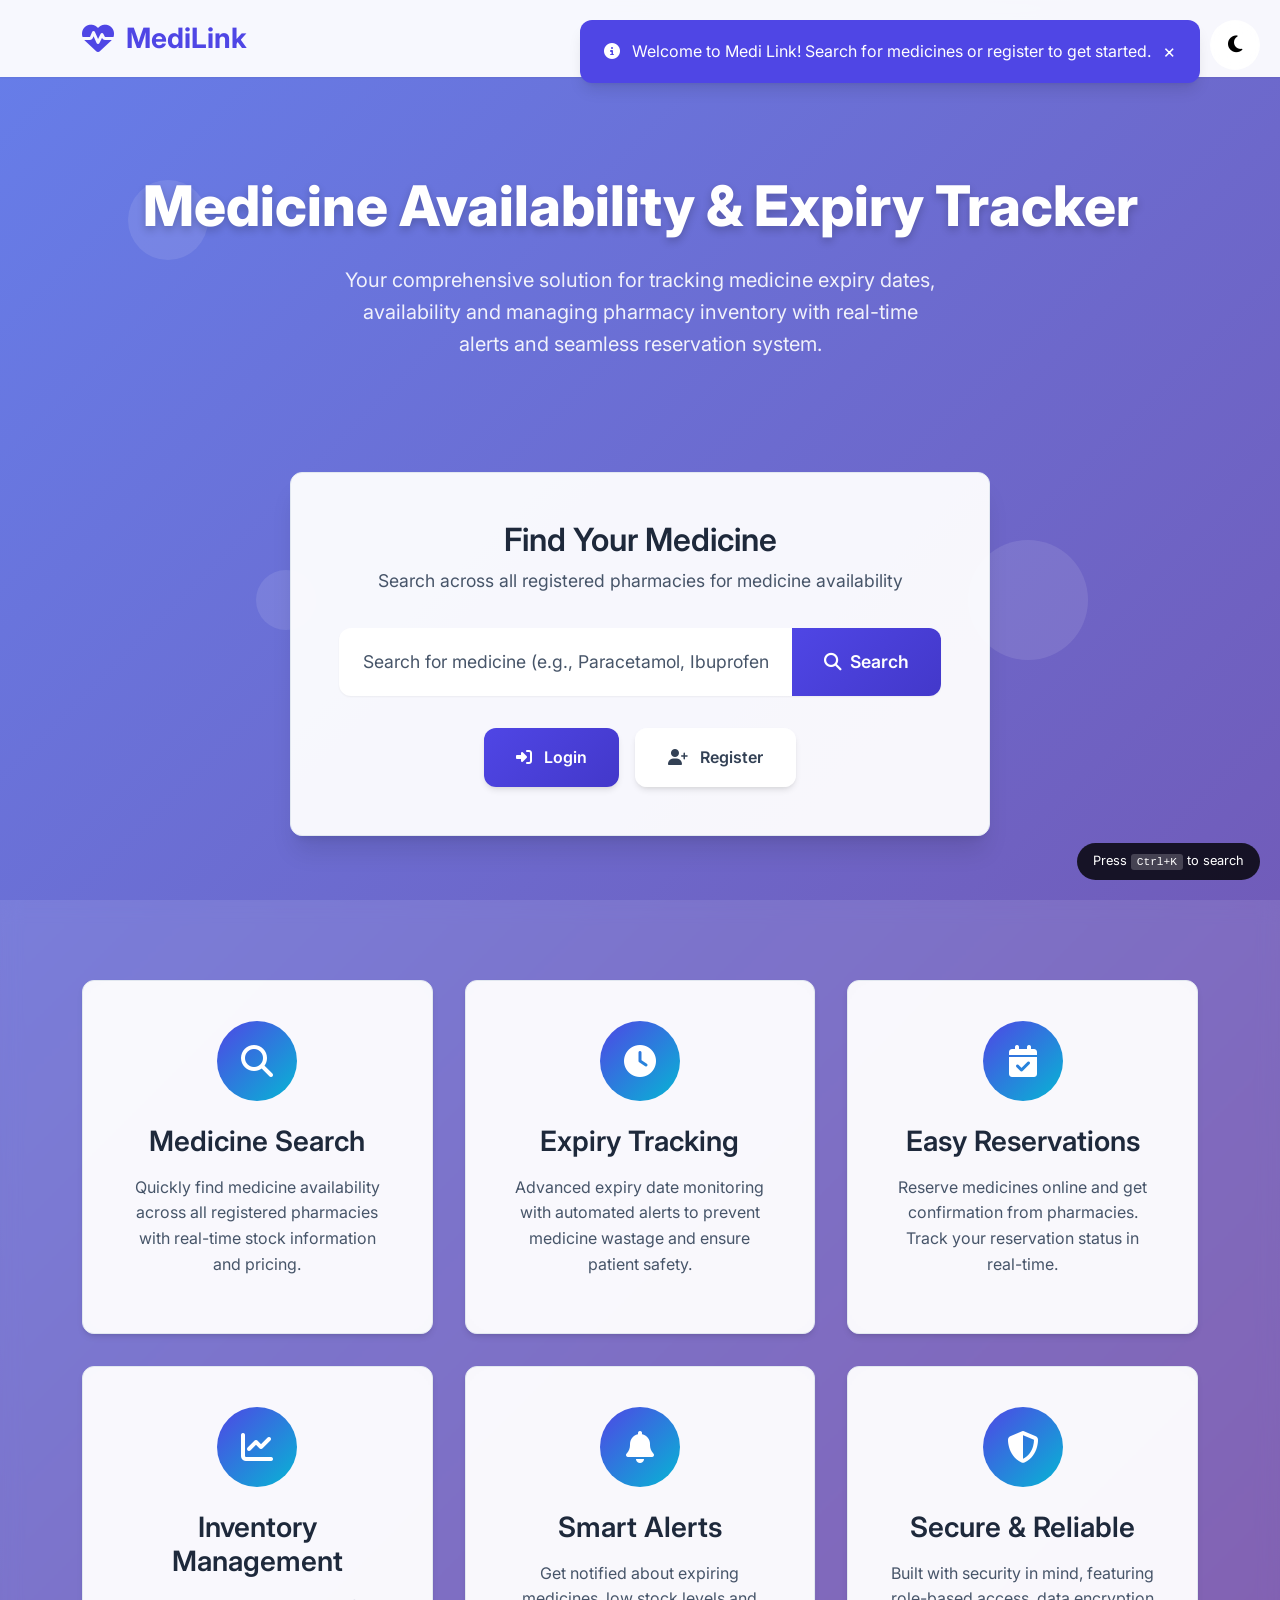
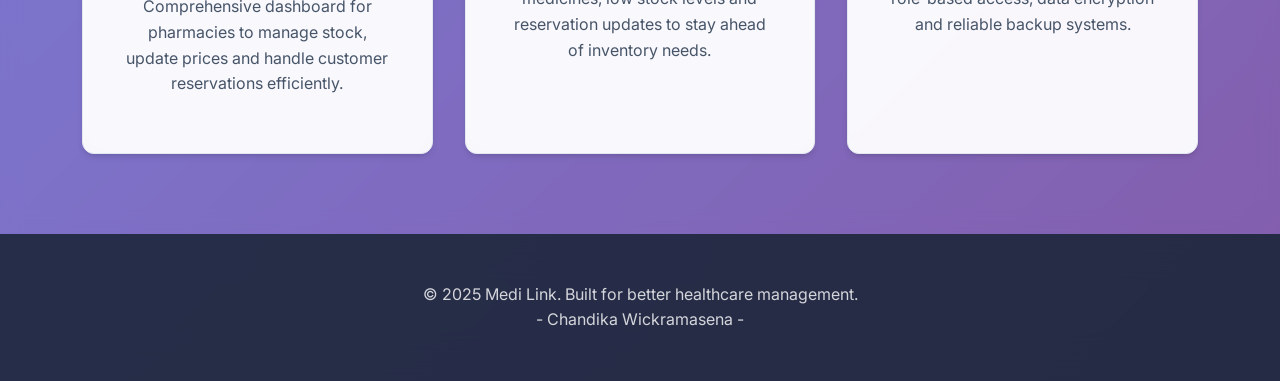
<file: index.html>
<!DOCTYPE html>
<html lang="en">
<head>
    <meta charset="UTF-8">
    <meta name="viewport" content="width=device-width, initial-scale=1.0">
    <title>Medicine Tracker - Expiry & Availability Management</title>
    <link href="https://cdn.jsdelivr.net/npm/bootstrap@5.3.0/dist/css/bootstrap.min.css" rel="stylesheet">
    <link href="https://cdnjs.cloudflare.com/ajax/libs/font-awesome/6.4.0/css/all.min.css" rel="stylesheet">
    <link href="https://fonts.googleapis.com/css2?family=Inter:wght@300;400;500;600;700&display=swap" rel="stylesheet">
    <style>
        :root {
            --primary-color: #4f46e5;
            --primary-dark: #4338ca;
            --secondary-color: #06b6d4;
            --success-color: #10b981;
            --warning-color: #f59e0b;
            --danger-color: #ef4444;
            --dark-color: #1f2937;
            --light-color: #f8fafc;
            --gray-100: #f1f5f9;
            --gray-200: #e2e8f0;
            --gray-300: #cbd5e1;
            --gray-600: #475569;
            --gray-700: #334155;
            --gray-800: #1e293b;
            --border-radius: 12px;
            --shadow-sm: 0 1px 2px 0 rgb(0 0 0 / 0.05);
            --shadow-md: 0 4px 6px -1px rgb(0 0 0 / 0.1), 0 2px 4px -2px rgb(0 0 0 / 0.1);
            --shadow-lg: 0 10px 15px -3px rgb(0 0 0 / 0.1), 0 4px 6px -4px rgb(0 0 0 / 0.1);
            --shadow-xl: 0 20px 25px -5px rgb(0 0 0 / 0.1), 0 8px 10px -6px rgb(0 0 0 / 0.1);
        }

        * {
            margin: 0;
            padding: 0;
            box-sizing: border-box;
        }

        body {
            font-family: 'Inter', sans-serif;
            background: linear-gradient(135deg, #667eea 0%, #764ba2 100%);
            min-height: 100vh;
            color: var(--gray-700);
            line-height: 1.6;
            overflow-x: hidden;
        }

        .bg-shapes {
            position: fixed;
            top: 0;
            left: 0;
            width: 100%;
            height: 100%;
            pointer-events: none;
            z-index: -1;
        }

        .shape {
            position: absolute;
            background: rgba(255, 255, 255, 0.1);
            border-radius: 50%;
            animation: float 6s ease-in-out infinite;
        }

        .shape:nth-child(1) {
            width: 80px;
            height: 80px;
            top: 20%;
            left: 10%;
            animation-delay: 0s;
        }

        .shape:nth-child(2) {
            width: 120px;
            height: 120px;
            top: 60%;
            right: 15%;
            animation-delay: 2s;
        }

        .shape:nth-child(3) {
            width: 60px;
            height: 60px;
            bottom: 30%;
            left: 20%;
            animation-delay: 4s;
        }

        @keyframes float {
            0%, 100% { transform: translateY(0px) rotate(0deg); }
            50% { transform: translateY(-20px) rotate(180deg); }
        }

        .top-nav {
            background: rgba(255, 255, 255, 0.95);
            backdrop-filter: blur(20px);
            box-shadow: var(--shadow-sm);
            padding: 1rem 0;
            position: sticky;
            top: 0;
            z-index: 1000;
        }

        .navbar-brand {
            font-weight: 700;
            font-size: 1.75rem;
            color: var(--primary-color);
            text-decoration: none;
            display: flex;
            align-items: center;
            gap: 0.75rem;
        }

        .navbar-brand i {
            font-size: 2rem;
        }

        .hero-section {
            padding: 6rem 0 4rem;
            text-align: center;
            position: relative;
        }

        .hero-title {
            font-size: 3.5rem;
            font-weight: 800;
            color: white;
            margin-bottom: 1.5rem;
            text-shadow: 0 4px 8px rgba(0, 0, 0, 0.2);
            animation: fadeInUp 1s ease;
        }

        .hero-subtitle {
            font-size: 1.25rem;
            color: rgba(255, 255, 255, 0.9);
            margin-bottom: 3rem;
            max-width: 600px;
            margin-left: auto;
            margin-right: auto;
            animation: fadeInUp 1s ease 0.2s both;
        }

        .search-section {
            max-width: 700px;
            margin: 0 auto 4rem;
            animation: fadeInUp 1s ease 0.4s both;
        }

        .search-card {
            background: rgba(255, 255, 255, 0.95);
            backdrop-filter: blur(20px);
            border-radius: var(--border-radius);
            box-shadow: var(--shadow-xl);
            padding: 3rem;
            border: 1px solid var(--gray-200);
            transition: all 0.3s ease;
        }

        .search-card:hover {
            transform: translateY(-5px);
            box-shadow: var(--shadow-xl);
        }

        .search-header {
            text-align: center;
            margin-bottom: 2rem;
        }

        .search-header h2 {
            color: var(--gray-800);
            font-weight: 600;
            margin-bottom: 0.5rem;
        }

        .search-header p {
            color: var(--gray-600);
            font-size: 1.1rem;
        }

        .search-form {
            position: relative;
            margin-bottom: 2rem;
        }

        .search-input-group {
            display: flex;
            background: white;
            border-radius: var(--border-radius);
            box-shadow: var(--shadow-sm);
            overflow: hidden;
            transition: all 0.3s ease;
        }

        .search-input-group:focus-within {
            box-shadow: 0 0 0 3px rgba(79, 70, 229, 0.1), var(--shadow-md);
        }

        .search-input {
            flex: 1;
            padding: 1.25rem 1.5rem;
            border: none;
            outline: none;
            font-size: 1.1rem;
            background: transparent;
        }

        .search-input::placeholder {
            color: var(--gray-600);
        }

        .search-btn {
            background: linear-gradient(135deg, var(--primary-color), var(--primary-dark));
            color: white;
            border: none;
            padding: 1.25rem 2rem;
            font-weight: 600;
            font-size: 1.1rem;
            transition: all 0.3s ease;
            cursor: pointer;
        }

        .search-btn:hover {
            background: linear-gradient(135deg, var(--primary-dark), #3730a3);
            transform: translateX(-2px);
        }

        .action-buttons {
            display: flex;
            gap: 1rem;
            justify-content: center;
            flex-wrap: wrap;
        }

        .action-btn {
            background: rgba(255, 255, 255, 0.9);
            backdrop-filter: blur(10px);
            color: var(--gray-700);
            padding: 1rem 2rem;
            border-radius: var(--border-radius);
            text-decoration: none;
            font-weight: 600;
            transition: all 0.3s ease;
            display: flex;
            align-items: center;
            gap: 0.75rem;
            box-shadow: var(--shadow-md);
            border: 1px solid rgba(255, 255, 255, 0.2);
        }

        .action-btn:hover {
            background: white;
            transform: translateY(-3px);
            box-shadow: var(--shadow-lg);
            color: var(--gray-800);
        }

        .action-btn.primary {
            background: linear-gradient(135deg, var(--primary-color), var(--primary-dark));
            color: white;
            border: none;
        }

        .action-btn.primary:hover {
            background: linear-gradient(135deg, var(--primary-dark), #3730a3);
            color: white;
        }

        .features-section {
            padding: 5rem 0;
            background: rgba(255, 255, 255, 0.1);
            backdrop-filter: blur(10px);
        }

        .features-grid {
            display: grid;
            grid-template-columns: repeat(auto-fit, minmax(300px, 1fr));
            gap: 2rem;
            max-width: 1200px;
            margin: 0 auto;
        }

        .feature-card {
            background: rgba(255, 255, 255, 0.95);
            backdrop-filter: blur(20px);
            padding: 2.5rem;
            border-radius: var(--border-radius);
            box-shadow: var(--shadow-md);
            text-align: center;
            transition: all 0.3s ease;
            border: 1px solid var(--gray-200);
        }

        .feature-card:hover {
            transform: translateY(-10px);
            box-shadow: var(--shadow-xl);
        }

        .feature-icon {
            width: 80px;
            height: 80px;
            margin: 0 auto 1.5rem;
            background: linear-gradient(135deg, var(--primary-color), var(--secondary-color));
            border-radius: 50%;
            display: flex;
            align-items: center;
            justify-content: center;
            font-size: 2rem;
            color: white;
        }

        .feature-card h3 {
            color: var(--gray-800);
            font-weight: 600;
            margin-bottom: 1rem;
        }

        .feature-card p {
            color: var(--gray-600);
            line-height: 1.6;
        }

        .footer {
            background: rgba(30, 41, 59, 0.9);
            backdrop-filter: blur(20px);
            color: white;
            padding: 3rem 0;
            text-align: center;
        }

        .footer p {
            margin: 0;
            opacity: 0.8;
        }

        .dark-mode-toggle {
            position: fixed;
            top: 20px;
            right: 20px;
            background: rgba(255, 255, 255, 0.9);
            backdrop-filter: blur(10px);
            border: none;
            border-radius: 50%;
            width: 50px;
            height: 50px;
            display: flex;
            align-items: center;
            justify-content: center;
            font-size: 1.2rem;
            cursor: pointer;
            transition: all 0.3s ease;
            z-index: 1001;
        }

        .dark-mode-toggle:hover {
            transform: scale(1.1);
            box-shadow: var(--shadow-lg);
        }

        @media (max-width: 768px) {
            .hero-title {
                font-size: 2.5rem;
            }
            
            .search-card {
                padding: 2rem;
                margin: 0 1rem;
            }
            
            .search-input-group {
                flex-direction: column;
            }
            
            .search-btn {
                border-radius: 0 0 var(--border-radius) var(--border-radius);
            }
            
            .action-buttons {
                flex-direction: column;
                align-items: center;
            }
            
            .action-btn {
                width: 100%;
                max-width: 300px;
                justify-content: center;
            }
            
            .features-grid {
                margin: 0 1rem;
            }
        }

        @keyframes fadeInUp {
            from {
                opacity: 0;
                transform: translateY(30px);
            }
            to {
                opacity: 1;
                transform: translateY(0);
            }
        }

        .animate-on-scroll {
            opacity: 0;
            transform: translateY(30px);
            transition: all 0.8s ease;
        }

        .animate-on-scroll.visible {
            opacity: 1;
            transform: translateY(0);
        }

        .dark-mode {
            --light-color: #1e293b;
            --gray-100: #334155;
            --gray-200: #475569;
            --gray-600: #cbd5e1;
            --gray-700: #e2e8f0;
            --gray-800: #f1f5f9;
        }
        
        .dark-mode body {
            background: linear-gradient(135deg, #1e293b 0%, #334155 100%);
        }
        
        .dark-mode .search-card,
        .dark-mode .feature-card,
        .dark-mode .top-nav {
            background: rgba(30, 41, 59, 0.95);
            border-color: var(--gray-200);
        }
        
        .dark-mode .search-input-group {
            background: var(--gray-200);
        }
        
        .dark-mode .action-btn {
            background: rgba(30, 41, 59, 0.9);
            color: var(--gray-700);
        }
        
        .dark-mode .action-btn:hover {
            background: rgba(30, 41, 59, 1);
        }
    </style>
</head>
<body>
    <!-- Animated Background -->
    <div class="bg-shapes">
        <div class="shape"></div>
        <div class="shape"></div>
        <div class="shape"></div>
    </div>

    <!-- Dark Mode Toggle -->
    <button class="dark-mode-toggle" id="darkModeToggle" title="Toggle Dark Mode">
        <i class="fas fa-moon"></i>
    </button>

    <!-- Navigation -->
    <nav class="top-nav">
        <div class="container">
            <a class="navbar-brand" href="index.html">
                <i class="fas fa-heartbeat"></i>
                MediLink
            </a>
        </div>
    </nav>

    <!-- Hero Section -->
    <section class="hero-section">
        <div class="container">
            <h1 class="hero-title">
                Medicine Availability & Expiry Tracker
            </h1>
            <p class="hero-subtitle">
                Your comprehensive solution for tracking medicine expiry dates, availability and managing pharmacy inventory with real-time alerts and seamless reservation system.
            </p>
        </div>
    </section>

    <!-- Search Section -->
    <section class="container">
        <div class="search-section">
            <div class="search-card">
                <div class="search-header">
                    <h2>Find Your Medicine</h2>
                    <p>Search across all registered pharmacies for medicine availability</p>
                </div>
                
                <form action="search.php" method="GET" class="search-form">
                    <div class="search-input-group">
                        <input 
                            type="text" 
                            name="medicine" 
                            class="search-input" 
                            placeholder="Search for medicine (e.g., Paracetamol, Ibuprofen)..." 
                            required
                        >
                        <button class="search-btn" type="submit">
                            <i class="fas fa-search me-2"></i>Search
                        </button>
                    </div>
                </form>
                
                <div class="action-buttons">
                    <a href="login.php" class="action-btn primary">
                        <i class="fas fa-sign-in-alt"></i>Login
                    </a>
                    <a href="register.php" class="action-btn">
                        <i class="fas fa-user-plus"></i>Register
                    </a>
                </div>
            </div>
        </div>
    </section>

    <!-- Features Section -->
    <section class="features-section">
        <div class="container">
            <div class="features-grid">
                <div class="feature-card animate-on-scroll">
                    <div class="feature-icon">
                        <i class="fas fa-search"></i>
                    </div>
                    <h3>Medicine Search</h3>
                    <p>Quickly find medicine availability across all registered pharmacies with real-time stock information and pricing.</p>
                </div>
                
                <div class="feature-card animate-on-scroll">
                    <div class="feature-icon">
                        <i class="fas fa-clock"></i>
                    </div>
                    <h3>Expiry Tracking</h3>
                    <p>Advanced expiry date monitoring with automated alerts to prevent medicine wastage and ensure patient safety.</p>
                </div>
                
                <div class="feature-card animate-on-scroll">
                    <div class="feature-icon">
                        <i class="fas fa-calendar-check"></i>
                    </div>
                    <h3>Easy Reservations</h3>
                    <p>Reserve medicines online and get confirmation from pharmacies. Track your reservation status in real-time.</p>
                </div>
                
                <div class="feature-card animate-on-scroll">
                    <div class="feature-icon">
                        <i class="fas fa-chart-line"></i>
                    </div>
                    <h3>Inventory Management</h3>
                    <p>Comprehensive dashboard for pharmacies to manage stock, update prices and handle customer reservations efficiently.</p>
                </div>
                
                <div class="feature-card animate-on-scroll">
                    <div class="feature-icon">
                        <i class="fas fa-bell"></i>
                    </div>
                    <h3>Smart Alerts</h3>
                    <p>Get notified about expiring medicines, low stock levels and reservation updates to stay ahead of inventory needs.</p>
                </div>
                
                <div class="feature-card animate-on-scroll">
                    <div class="feature-icon">
                        <i class="fas fa-shield-alt"></i>
                    </div>
                    <h3>Secure & Reliable</h3>
                    <p>Built with security in mind, featuring role-based access, data encryption and reliable backup systems.</p>
                </div>
            </div>
        </div>
    </section>

    <!-- Footer -->
    <footer class="footer">
        <div class="container">
            <p>&copy; 2025 Medi Link. Built for better healthcare management.</p>
            <p>- Chandika Wickramasena -</p>
        </div>
    </footer>

    <script src="https://cdn.jsdelivr.net/npm/bootstrap@5.3.0/dist/js/bootstrap.bundle.min.js"></script>
    <script>
        // Dark mode toggle
        const darkModeToggle = document.getElementById('darkModeToggle');
        darkModeToggle.addEventListener('click', () => {
            document.body.classList.toggle('dark-mode');
            const icon = darkModeToggle.querySelector('i');
            if (document.body.classList.contains('dark-mode')) {
                icon.className = 'fas fa-sun';
                localStorage.setItem('darkMode', 'enabled');
            } else {
                icon.className = 'fas fa-moon';
                localStorage.setItem('darkMode', 'disabled');
            }
        });

        // Load saved dark mode preference
        if (localStorage.getItem('darkMode') === 'enabled') {
            document.body.classList.add('dark-mode');
            darkModeToggle.querySelector('i').className = 'fas fa-sun';
        }

        // Animate elements on scroll
        const observerOptions = {
            threshold: 0.1,
            rootMargin: '0px 0px -50px 0px'
        };

        const observer = new IntersectionObserver((entries) => {
            entries.forEach(entry => {
                if (entry.isIntersecting) {
                    entry.target.classList.add('visible');
                }
            });
        }, observerOptions);

        // Observe all animate-on-scroll elements
        document.querySelectorAll('.animate-on-scroll').forEach(el => {
            observer.observe(el);
        });

        // Search form enhancement
        const searchForm = document.querySelector('.search-form');
        const searchInput = document.querySelector('.search-input');
        const searchBtn = document.querySelector('.search-btn');

        searchForm.addEventListener('submit', function(e) {
            const query = searchInput.value.trim();
            if (!query) {
                e.preventDefault();
                showNotification('Please enter a medicine name to search.', 'warning');
                return;
            }
            
            // Add loading state
            searchBtn.innerHTML = '<i class="fas fa-spinner fa-spin me-2"></i>Searching...';
            searchBtn.disabled = true;
        });

        // Search suggestions 
        const commonMedicines = [
            'Paracetamol', 'Ibuprofen', 'Aspirin', 'Amoxicillin', 'Cetirizine',
            'Omeprazole', 'Metformin', 'Atorvastatin', 'Amlodipine', 'Vitamin C'
        ];

        // Add autocomplete functionality
        let suggestionBox = null;

        searchInput.addEventListener('input', function() {
            const query = this.value.toLowerCase();
            const matches = commonMedicines.filter(med => 
                med.toLowerCase().includes(query) && query.length > 1
            );

            // Remove existing suggestion box
            if (suggestionBox) {
                suggestionBox.remove();
                suggestionBox = null;
            }

            if (matches.length > 0 && query.length > 1) {
                suggestionBox = document.createElement('div');
                suggestionBox.style.cssText = `
                    position: absolute;
                    top: 100%;
                    left: 0;
                    right: 0;
                    background: white;
                    border: 1px solid var(--gray-200);
                    border-top: none;
                    border-radius: 0 0 var(--border-radius) var(--border-radius);
                    max-height: 200px;
                    overflow-y: auto;
                    z-index: 1000;
                    box-shadow: var(--shadow-md);
                `;

                matches.slice(0, 5).forEach(medicine => {
                    const item = document.createElement('div');
                    item.style.cssText = `
                        padding: 0.75rem 1rem;
                        cursor: pointer;
                        border-bottom: 1px solid var(--gray-100);
                        transition: background-color 0.2s ease;
                    `;
                    item.textContent = medicine;
                    
                    item.addEventListener('mouseenter', function() {
                        this.style.backgroundColor = 'var(--gray-100)';
                    });
                    
                    item.addEventListener('mouseleave', function() {
                        this.style.backgroundColor = 'transparent';
                    });
                    
                    item.addEventListener('click', function() {
                        searchInput.value = medicine;
                        suggestionBox.remove();
                        suggestionBox = null;
                        searchInput.focus();
                    });
                    
                    suggestionBox.appendChild(item);
                });

                searchForm.style.position = 'relative';
                searchForm.appendChild(suggestionBox);
            }
        });

        // Hide suggestions when clicking outside
        document.addEventListener('click', function(e) {
            if (!searchInput.contains(e.target) && suggestionBox && !suggestionBox.contains(e.target)) {
                suggestionBox.remove();
                suggestionBox = null;
            }
        });

        // Notification system
        function showNotification(message, type = 'info') {
            const notification = document.createElement('div');
            notification.style.cssText = `
                position: fixed;
                top: 20px;
                right: 80px;
                z-index: 9999;
                min-width: 300px;
                padding: 1rem 1.5rem;
                background: ${type === 'warning' ? 'var(--warning-color)' : 'var(--primary-color)'};
                color: white;
                border-radius: var(--border-radius);
                box-shadow: var(--shadow-lg);
                animation: slideInRight 0.3s ease;
                display: flex;
                align-items: center;
                gap: 0.75rem;
            `;
            notification.innerHTML = `
                <i class="fas fa-${type === 'warning' ? 'exclamation-triangle' : 'info-circle'}"></i>
                ${message}
                <button onclick="this.parentElement.remove()" style="
                    background: none;
                    border: none;
                    color: white;
                    font-size: 1.2rem;
                    cursor: pointer;
                    margin-left: auto;
                ">×</button>
            `;
            
            document.body.appendChild(notification);
            
            setTimeout(() => {
                if (notification.parentNode) {
                    notification.remove();
                }
            }, 5000);
        }

        // Add slide animation
        const slideStyle = document.createElement('style');
        slideStyle.textContent = `
            @keyframes slideInRight {
                from {
                    transform: translateX(100%);
                    opacity: 0;
                }
                to {
                    transform: translateX(0);
                    opacity: 1;
                }
            }
        `;
        document.head.appendChild(slideStyle);

        // Keyboard shortcuts
        document.addEventListener('keydown', function(e) {
            // Ctrl + K to focus search
            if ((e.ctrlKey || e.metaKey) && e.key === 'k') {
                e.preventDefault();
                searchInput.focus();
                searchInput.select();
            }
            
            // Enter to search when input is focused
            if (e.key === 'Enter' && document.activeElement === searchInput) {
                searchForm.submit();
            }
        });

        // Add search keyboard shortcut hint
        const shortcutHint = document.createElement('div');
        shortcutHint.style.cssText = `
            position: fixed;
            bottom: 20px;
            right: 20px;
            background: rgba(0, 0, 0, 0.8);
            color: white;
            padding: 0.5rem 1rem;
            border-radius: 20px;
            font-size: 0.8rem;
            z-index: 1000;
            opacity: 0;
            transition: opacity 0.3s ease;
        `;
        shortcutHint.innerHTML = 'Press <kbd style="background: rgba(255,255,255,0.2); padding: 2px 6px; border-radius: 3px;">Ctrl+K</kbd> to search';
        document.body.appendChild(shortcutHint);

        // Show shortcut hint on page load
        setTimeout(() => {
            shortcutHint.style.opacity = '1';
            setTimeout(() => {
                shortcutHint.style.opacity = '0';
            }, 3000);
        }, 2000);

        // Welcome animation
        window.addEventListener('load', () => {
            showNotification('Welcome to Medi Link! Search for medicines or register to get started.', 'info');
        });
    </script>
</body>
</html>
</file>
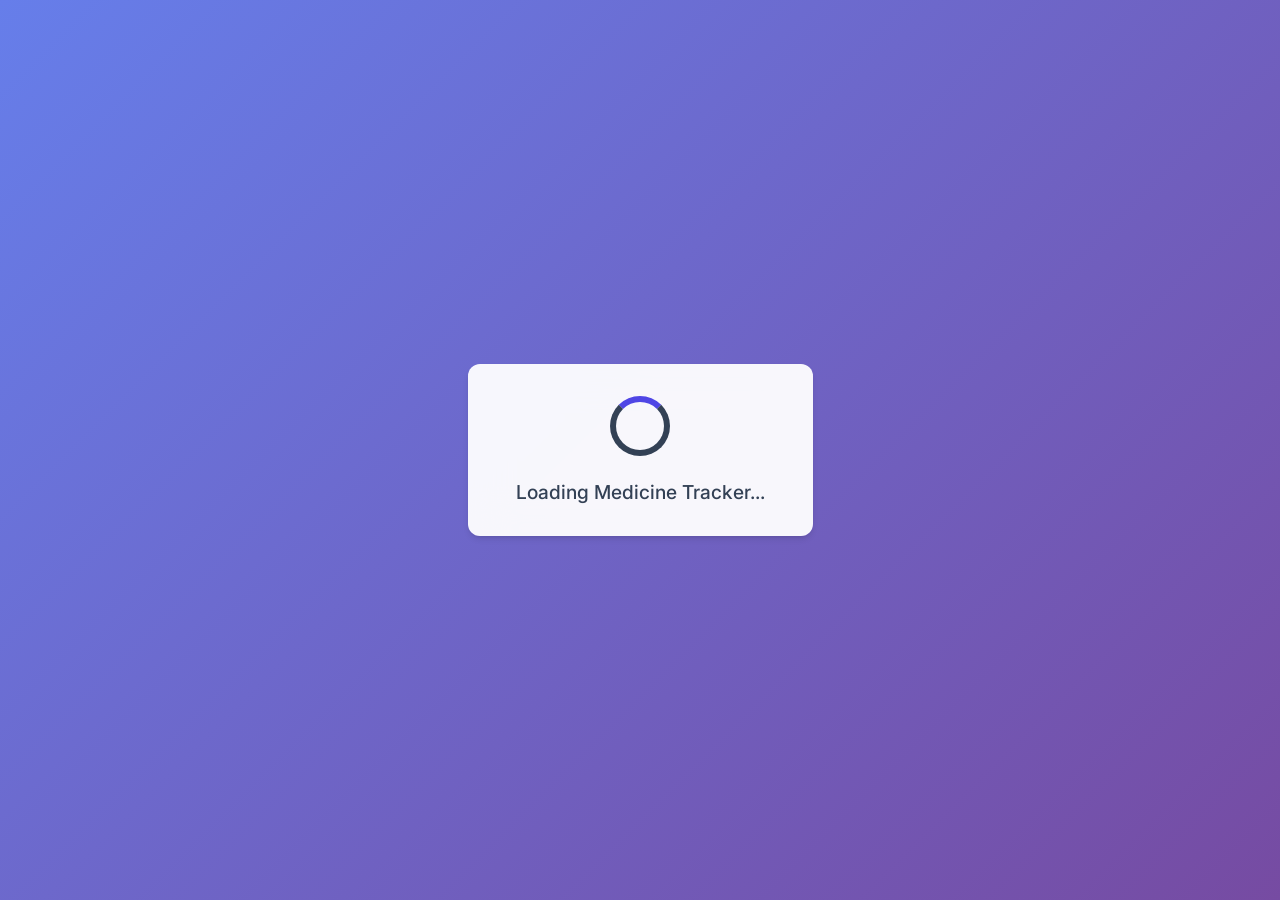
<file: loading.html>
<!DOCTYPE html>
<html lang="en">
<head>
    <meta charset="UTF-8">
    <meta name="viewport" content="width=device-width, initial-scale=1.0">
    <title>Loading - Medicine Tracker</title>
    <link href="https://fonts.googleapis.com/css2?family=Inter:wght@300;400;500;600;700&display=swap" rel="stylesheet">
    <style>
        :root {
            --primary-color: #4f46e5;
            --primary-dark: #4338ca;
            --secondary-color: #06b6d4;
            --light-color: #f8fafc;
            --gray-700: #334155;
            --border-radius: 12px;
            --shadow-sm: 0 1px 2px 0 rgb(0 0 0 / 0.05);
            --shadow-md: 0 4px 6px -1px rgb(0 0 0 / 0.1), 0 2px 4px -2px rgb(0 0 0 / 0.1);
        }

        * {
            margin: 0;
            padding: 0;
            box-sizing: border-box;
        }

        body {
            font-family: 'Inter', sans-serif;
            background: linear-gradient(135deg, #667eea 0%, #764ba2 100%);
            min-height: 100vh;
            display: flex;
            justify-content: center;
            align-items: center;
            overflow: hidden;
        }

        .loader-container {
            display: flex;
            flex-direction: column;
            align-items: center;
            gap: 1.5rem;
            background: rgba(255, 255, 255, 0.95);
            backdrop-filter: blur(20px);
            padding: 2rem 3rem;
            border-radius: var(--border-radius);
            box-shadow: var(--shadow-md);
            animation: fadeIn 0.5s ease-in-out;
        }

        .spinner {
            width: 60px;
            height: 60px;
            border: 6px solid var(--gray-700);
            border-top-color: var(--primary-color);
            border-radius: 50%;
            animation: spin 1s linear infinite;
        }

        .loader-text {
            font-size: 1.2rem;
            font-weight: 500;
            color: var(--gray-700);
            text-align: center;
        }

        @keyframes spin {
            0% { transform: rotate(0deg); }
            100% { transform: rotate(360deg); }
        }

        @keyframes fadeIn {
            from { opacity: 0; transform: translateY(20px); }
            to { opacity: 1; transform: translateY(0); }
        }

        @keyframes fadeOut {
            from { opacity: 1; }
            to { opacity: 0; }
        }

        .fade-out {
            animation: fadeOut 0.5s ease-in-out forwards;
        }
    </style>
</head>
<body>
    <div class="loader-container" id="loader">
        <div class="spinner"></div>
        <div class="loader-text">Loading Medicine Tracker...</div>
    </div>

    <script>
        // Redirect to index.html after 3 seconds
        setTimeout(() => {
            const loader = document.getElementById('loader');
            loader.classList.add('fade-out');
            setTimeout(() => {
                window.location.href = 'http://localhost/medicine_tracker/index.html';
            }, 500); // Wait for fade-out animation to complete
        }, 3000);
    </script>
</body>
</html>
</file>
